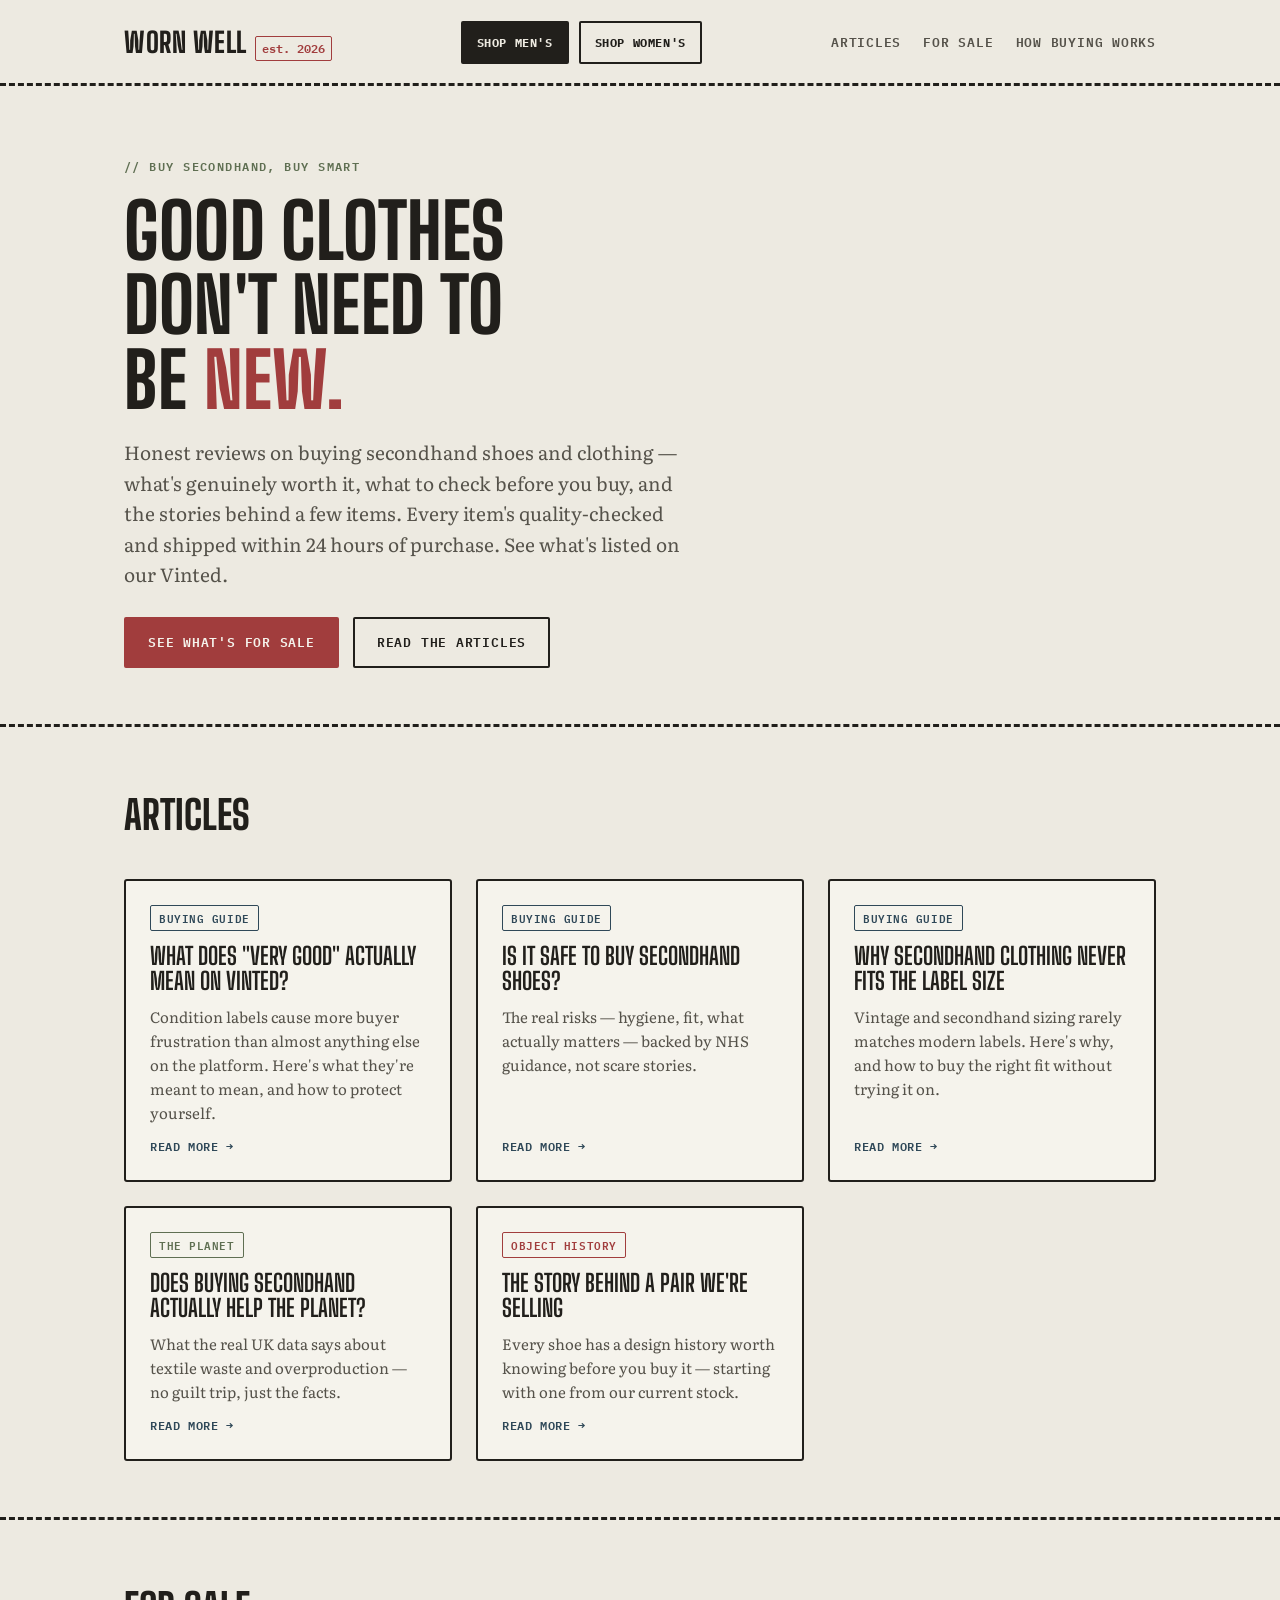
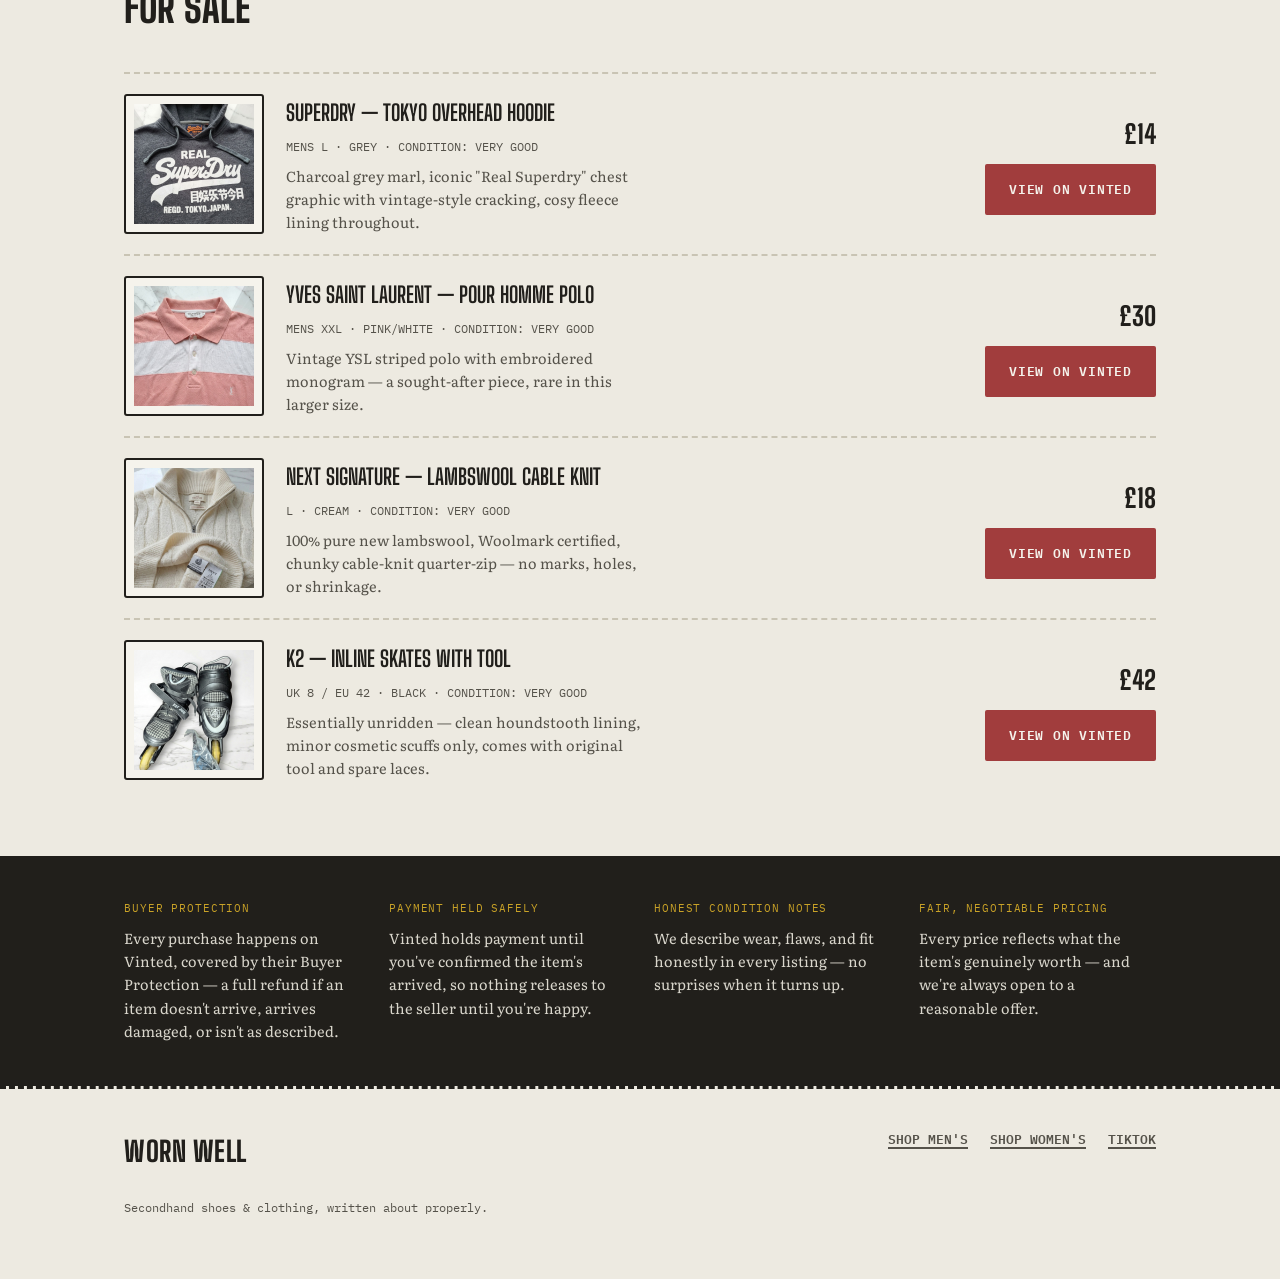
<file: index.html>
<!DOCTYPE html>
<html lang="en">
<head>
<meta charset="UTF-8">
<meta name="viewport" content="width=device-width, initial-scale=1.0">
<title>Worn Well — Secondhand shoes & clothing, worth knowing about</title>
<meta name="description" content="Honest writing on secondhand fashion — what's worth buying, what to watch for, and why it matters. Men's and women's pieces, hand-picked, linked straight to Vinted.">
<style>
/* ===========================================================
   WORN WELL — care-label design system
   Canvas paper + stitched label typography
   =========================================================== */

@import url('https://fonts.googleapis.com/css2?family=Big+Shoulders+Display:wght@600;700;800&family=Literata:ital,wght@0,400;0,500;0,600;1,400&family=IBM+Plex+Mono:wght@500;600&display=swap');

:root {
  --canvas: #EDEAE1;
  --canvas-raised: #F5F3EC;
  --ink: #211F1B;
  --ink-soft: #55524A;
  --thread-navy: #2F4858;
  --thread-red: #A13D3D;
  --thread-olive: #5F6F52;
  --line: #C9C4B4;

  --display: 'Big Shoulders Display', sans-serif;
  --body: 'Literata', serif;
  --mono: 'IBM Plex Mono', monospace;
}

* { box-sizing: border-box; }

html {
  scroll-behavior: smooth;
}

body {
  margin: 0;
  background: var(--canvas);
  color: var(--ink);
  font-family: var(--body);
  font-size: 17px;
  line-height: 1.6;
  -webkit-font-smoothing: antialiased;
}

a { color: var(--thread-navy); text-decoration-thickness: 1.5px; text-underline-offset: 3px; }
a:hover { color: var(--thread-red); }

img { max-width: 100%; display: block; }

.wrap {
  max-width: 1080px;
  margin: 0 auto;
  padding: 0 24px;
}

/* ---------- Stitched divider (signature motif) ---------- */
.stitch {
  border: none;
  border-top: 2px dashed var(--line);
  margin: 0;
}

.stitch-thick {
  border: none;
  border-top: 3px dashed var(--ink);
  opacity: 0.15;
}

/* ---------- Header ---------- */
.site-header {
  padding: 20px 0 18px;
  border-bottom: 3px dashed var(--ink);
}

.site-header .wrap {
  display: flex;
  align-items: center;
  justify-content: space-between;
  gap: 16px;
  flex-wrap: wrap;
}

.header-actions {
  display: flex;
  align-items: center;
  gap: 10px;
}

.btn-shop {
  font-family: var(--mono);
  font-weight: 700;
  font-size: 12px;
  text-transform: uppercase;
  letter-spacing: 0.05em;
  padding: 10px 14px;
  border-radius: 2px;
  text-decoration: none;
  border: 2px solid var(--ink);
  white-space: nowrap;
}

.btn-shop-men {
  background: var(--ink);
  color: var(--canvas);
}
.btn-shop-men:hover { background: var(--thread-navy); color: var(--canvas); border-color: var(--thread-navy); }

.btn-shop-women {
  background: transparent;
  color: var(--ink);
}
.btn-shop-women:hover { color: var(--canvas); background: var(--thread-red); border-color: var(--thread-red); }

.brand {
  font-family: var(--display);
  font-weight: 800;
  font-size: 28px;
  letter-spacing: 0.5px;
  text-transform: uppercase;
  color: var(--ink);
  text-decoration: none;
  display: flex;
  align-items: baseline;
  gap: 8px;
}

.brand .brand-mark {
  font-family: var(--mono);
  font-size: 12px;
  font-weight: 600;
  color: var(--thread-red);
  border: 1.5px solid var(--thread-red);
  padding: 2px 6px;
  border-radius: 2px;
  text-transform: none;
  letter-spacing: 0;
}

nav.site-nav { display: flex; gap: 22px; }
nav.site-nav a {
  font-family: var(--mono);
  font-size: 13px;
  font-weight: 600;
  text-transform: uppercase;
  letter-spacing: 0.06em;
  color: var(--ink-soft);
  text-decoration: none;
}
nav.site-nav a:hover { color: var(--thread-red); }

.nav-toggle { display: none; }

/* ---------- Hero ---------- */
.hero {
  padding: 64px 0 56px;
  border-bottom: 3px dashed var(--ink);
}

.hero-label {
  font-family: var(--mono);
  font-size: 12px;
  font-weight: 600;
  letter-spacing: 0.12em;
  text-transform: uppercase;
  color: var(--thread-olive);
  display: inline-block;
  margin-bottom: 18px;
}

.hero h1 {
  font-family: var(--display);
  font-weight: 800;
  font-size: clamp(40px, 7vw, 76px);
  line-height: 0.98;
  text-transform: uppercase;
  margin: 0 0 20px;
  letter-spacing: 0.2px;
}

.hero h1 em {
  font-style: normal;
  color: var(--thread-red);
}

.hero p.lede {
  font-size: 19px;
  max-width: 560px;
  color: var(--ink-soft);
  margin: 0 0 28px;
}

.hero-ctas { display: flex; gap: 14px; flex-wrap: wrap; }

/* ---------- Buttons ---------- */
.btn {
  font-family: var(--mono);
  font-weight: 600;
  font-size: 13px;
  text-transform: uppercase;
  letter-spacing: 0.06em;
  padding: 13px 22px;
  border-radius: 2px;
  text-decoration: none;
  display: inline-block;
  border: 2px solid var(--ink);
  transition: transform 0.12s ease;
}
.btn:hover { transform: translateY(-2px); }

.btn-primary {
  background: var(--thread-red);
  border-color: var(--thread-red);
  color: #F5F3EC;
}
.btn-primary:hover { color: #F5F3EC; background: #8C3232; }

.btn-ghost {
  background: transparent;
  color: var(--ink);
}
.btn-ghost:hover { color: var(--ink); border-color: var(--thread-red); }

/* ---------- Section headings ---------- */
.section { padding: 56px 0; }
.section + .section { border-top: 3px dashed var(--ink); }

.section-head {
  display: flex;
  justify-content: space-between;
  align-items: flex-end;
  gap: 20px;
  margin-bottom: 32px;
  flex-wrap: wrap;
}

.section-head h2 {
  font-family: var(--display);
  font-weight: 800;
  text-transform: uppercase;
  font-size: clamp(28px, 4vw, 40px);
  margin: 0;
}

.section-head .section-tag {
  font-family: var(--mono);
  font-size: 12px;
  color: var(--ink-soft);
  text-transform: uppercase;
  letter-spacing: 0.08em;
}

/* ---------- Care-label tag chips ---------- */
.tag {
  font-family: var(--mono);
  font-size: 11px;
  font-weight: 600;
  text-transform: uppercase;
  letter-spacing: 0.05em;
  padding: 3px 8px;
  border: 1.5px solid currentColor;
  border-radius: 2px;
  display: inline-block;
}
.tag-navy { color: var(--thread-navy); }
.tag-olive { color: var(--thread-olive); }
.tag-red { color: var(--thread-red); }

/* ---------- Article/dispatch cards ---------- */
.card-grid {
  display: grid;
  grid-template-columns: repeat(auto-fit, minmax(280px, 1fr));
  gap: 24px;
}

.card {
  background: var(--canvas-raised);
  border: 2px solid var(--ink);
  border-radius: 3px;
  padding: 24px;
  display: flex;
  flex-direction: column;
  gap: 12px;
  text-decoration: none;
  color: var(--ink);
}

.card:hover { border-color: var(--thread-red); }
.card:hover h3 { color: var(--thread-red); }

.card .tags { display: flex; gap: 8px; flex-wrap: wrap; }

.card h3 {
  font-family: var(--display);
  font-weight: 700;
  font-size: 24px;
  text-transform: uppercase;
  margin: 0;
  line-height: 1.05;
}

.card p {
  margin: 0;
  color: var(--ink-soft);
  font-size: 15px;
  flex-grow: 1;
}

.card .read-more {
  font-family: var(--mono);
  font-size: 12px;
  font-weight: 600;
  text-transform: uppercase;
  letter-spacing: 0.05em;
  color: var(--thread-navy);
}

/* ---------- Item spotlight rows (from the rail) ---------- */
.rail-item {
  display: grid;
  grid-template-columns: 140px 1fr auto;
  gap: 22px;
  align-items: center;
  padding: 20px 0;
  border-top: 2px dashed var(--line);
}
.rail-item:first-child { border-top: none; }

.rail-photo {
  width: 140px;
  height: 140px;
  background: var(--canvas-raised);
  border: 2px solid var(--ink);
  border-radius: 3px;
  display: flex;
  align-items: center;
  justify-content: center;
  font-family: var(--mono);
  font-size: 11px;
  color: var(--ink-soft);
  text-align: center;
  padding: 8px;
  overflow: hidden;
}
.rail-photo img { width: 100%; height: 100%; object-fit: cover; }

.rail-info h4 {
  font-family: var(--display);
  font-size: 22px;
  text-transform: uppercase;
  margin: 0 0 6px;
  font-weight: 700;
}

.rail-info .label-stamp {
  font-family: var(--mono);
  font-size: 12px;
  color: var(--ink-soft);
  margin: 0 0 8px;
}

.rail-info p.blurb {
  margin: 0;
  font-size: 14.5px;
  color: var(--ink-soft);
  max-width: 46ch;
}

.rail-price {
  text-align: right;
  white-space: nowrap;
}

.rail-price .price {
  font-family: var(--display);
  font-size: 26px;
  font-weight: 800;
  display: block;
  margin-bottom: 8px;
}

/* ---------- Trust strip ---------- */
.trust-strip {
  background: var(--ink);
  color: var(--canvas);
  padding: 44px 0;
}

.trust-grid {
  display: grid;
  grid-template-columns: repeat(auto-fit, minmax(220px, 1fr));
  gap: 28px;
}

.trust-item .stamp {
  font-family: var(--mono);
  font-size: 11px;
  text-transform: uppercase;
  letter-spacing: 0.08em;
  color: #C9A227;
  display: block;
  margin-bottom: 8px;
}

.trust-item p {
  margin: 0;
  font-size: 14.5px;
  color: #D9D6CC;
}

/* ---------- Footer ---------- */
.site-footer {
  padding: 40px 0 50px;
  border-top: 3px dashed var(--ink);
}

.footer-grid {
  display: flex;
  justify-content: space-between;
  align-items: flex-start;
  flex-wrap: wrap;
  gap: 24px;
}

.footer-links { display: flex; gap: 22px; flex-wrap: wrap; }
.footer-links a {
  font-family: var(--mono);
  font-size: 13px;
  font-weight: 600;
  text-transform: uppercase;
  color: var(--ink-soft);
}

.footer-note {
  font-family: var(--mono);
  font-size: 12px;
  color: var(--ink-soft);
  margin-top: 24px;
}

/* ---------- Article page ---------- */
.article-header {
  padding: 48px 0 32px;
  border-bottom: 3px dashed var(--ink);
}

.article-header .back-link {
  font-family: var(--mono);
  font-size: 12px;
  font-weight: 600;
  text-transform: uppercase;
  color: var(--ink-soft);
  text-decoration: none;
  display: inline-block;
  margin-bottom: 20px;
}

.article-header h1 {
  font-family: var(--display);
  font-weight: 800;
  font-size: clamp(34px, 6vw, 54px);
  text-transform: uppercase;
  line-height: 1.02;
  margin: 0 0 16px;
}

.article-meta {
  font-family: var(--mono);
  font-size: 12px;
  color: var(--ink-soft);
  text-transform: uppercase;
  letter-spacing: 0.05em;
}

.article-body {
  max-width: 640px;
  padding: 40px 0;
}

.article-body p { margin: 0 0 20px; font-size: 18px; }
.article-body h2 {
  font-family: var(--display);
  text-transform: uppercase;
  font-size: 26px;
  margin: 36px 0 16px;
}

.article-body ul { padding-left: 20px; margin: 0 0 20px; }
.article-body li { margin-bottom: 8px; }

.article-cta {
  background: var(--canvas-raised);
  border: 2px solid var(--ink);
  border-radius: 3px;
  padding: 28px;
  margin: 36px 0;
  text-align: center;
}
.article-cta p {
  font-family: var(--mono);
  font-size: 13px;
  text-transform: uppercase;
  color: var(--ink-soft);
  margin-bottom: 16px;
}

/* ---------- Responsive ---------- */
@media (max-width: 720px) {
  nav.site-nav {
    display: none;
    position: absolute;
    top: 100%;
    left: 0;
    right: 0;
    background: var(--canvas);
    border-bottom: 3px dashed var(--ink);
    flex-direction: column;
    padding: 16px 24px;
    gap: 16px;
  }
  nav.site-nav.open { display: flex; }
  .site-header .wrap { position: relative; }
  .nav-toggle {
    display: inline-block;
    font-family: var(--mono);
    font-size: 12px;
    font-weight: 600;
    text-transform: uppercase;
    border: 2px solid var(--ink);
    background: none;
    padding: 8px 12px;
    border-radius: 2px;
    cursor: pointer;
  }
  .rail-item {
    grid-template-columns: 90px 1fr;
    column-gap: 14px;
    align-items: flex-start;
  }
  .rail-photo {
    width: 90px;
    height: 90px;
    font-size: 10px;
  }
  .rail-info { min-width: 0; }
  .rail-info h4 { font-size: 18px; }
  .rail-price { grid-column: 1 / -1; text-align: left; display: flex; align-items: center; gap: 12px; }
  .rail-price .price { margin-bottom: 0; }

  .header-actions {
    width: 100%;
    justify-content: space-between;
    order: 3;
  }
  .header-actions .btn-shop {
    flex: 1;
    text-align: center;
    padding: 12px 8px;
  }
  .brand { order: 1; }
  .nav-toggle { order: 2; margin-left: auto; }
}

</style>
</head>
<body>

<header class="site-header">
  <div class="wrap">
    <a href="index.html" class="brand">Worn Well <span class="brand-mark">est. 2026</span></a>

    <div class="header-actions">
      <!-- EDIT: swap in your real Vinted profile link -->
      <a href="https://www.vinted.co.uk/member/262004233-blakknight" target="_blank" rel="noopener" class="btn-shop btn-shop-men">Shop Men's</a>
      <!-- EDIT: swap in your partner's Vinted profile link -->
      <a href="https://www.vinted.co.uk/member/56909468-bindi17" target="_blank" rel="noopener" class="btn-shop btn-shop-women">Shop Women's</a>
      <button class="nav-toggle" id="navToggle" aria-label="Toggle menu">MENU</button>
    </div>

    <nav class="site-nav" id="siteNav">
      <a href="#articles">Articles</a>
      <a href="#rail">For Sale</a>
      <a href="#trust">How Buying Works</a>
    </nav>
  </div>
</header>

<section class="hero">
  <div class="wrap">
    <span class="hero-label">// Buy secondhand, buy smart</span>
    <h1>Good clothes<br>don't need to<br>be <em>new.</em></h1>
    <p class="lede">Honest reviews on buying secondhand shoes and clothing — what's genuinely worth it, what to check before you buy, and the stories behind a few items. Every item's quality-checked and shipped within 24 hours of purchase. See what's listed on our Vinted.</p>
    <div class="hero-ctas">
      <a href="#rail" class="btn btn-primary">See what's for sale</a>
      <a href="#articles" class="btn btn-ghost">Read the articles</a>
    </div>
  </div>
</section>

<section class="section" id="articles">
  <div class="wrap">
    <div class="section-head">
      <h2>Articles</h2>
    </div>
    <div class="card-grid">

      <a href="articles/vinted-condition-guide.html" class="card">
        <div class="tags"><span class="tag tag-navy">Buying Guide</span></div>
        <h3>What does "very good" actually mean on Vinted?</h3>
        <p>Condition labels cause more buyer frustration than almost anything else on the platform. Here's what they're meant to mean, and how to protect yourself.</p>
        <span class="read-more">Read more →</span>
      </a>

      <a href="articles/is-it-safe-secondhand-shoes.html" class="card">
        <div class="tags"><span class="tag tag-navy">Buying Guide</span></div>
        <h3>Is it safe to buy secondhand shoes?</h3>
        <p>The real risks — hygiene, fit, what actually matters — backed by NHS guidance, not scare stories.</p>
        <span class="read-more">Read more →</span>
      </a>

      <a href="articles/secondhand-sizing-guide.html" class="card">
        <div class="tags"><span class="tag tag-navy">Buying Guide</span></div>
        <h3>Why secondhand clothing never fits the label size</h3>
        <p>Vintage and secondhand sizing rarely matches modern labels. Here's why, and how to buy the right fit without trying it on.</p>
        <span class="read-more">Read more →</span>
      </a>

      <a href="articles/secondhand-and-the-planet.html" class="card">
        <div class="tags"><span class="tag tag-olive">The Planet</span></div>
        <h3>Does buying secondhand actually help the planet?</h3>
        <p>What the real UK data says about textile waste and overproduction — no guilt trip, just the facts.</p>
        <span class="read-more">Read more →</span>
      </a>

      <a href="articles/shoe-history-spotlight.html" class="card">
        <div class="tags"><span class="tag tag-red">Object History</span></div>
        <h3>The story behind a pair we're selling</h3>
        <p>Every shoe has a design history worth knowing before you buy it — starting with one from our current stock.</p>
        <span class="read-more">Read more →</span>
      </a>

    </div>
  </div>
</section>

<section class="section" id="rail">
  <div class="wrap">
    <div class="section-head">
      <h2>For Sale</h2>
    </div>

    <!-- EDIT: duplicate a .rail-item block per item you want to feature. Keep it to 10-15 max. -->

    <div class="rail-item">
      <div class="rail-photo">
        <img src="superdry-hoodie.png" alt="Superdry Tokyo Overhead Hoodie">
      </div>
      <div class="rail-info">
        <h4>Superdry — Tokyo Overhead Hoodie</h4>
        <p class="label-stamp">MENS L · GREY · CONDITION: VERY GOOD</p>
        <p class="blurb">Charcoal grey marl, iconic "Real Superdry" chest graphic with vintage-style cracking, cosy fleece lining throughout.</p>
      </div>
      <div class="rail-price">
        <span class="price">£14</span>
        <a href="https://www.vinted.co.uk/items/9408005656-superdry-grey-marl-real-superdry-tokyo-overhead-hoodie-mens-l" target="_blank" rel="noopener" class="btn btn-primary">View on Vinted</a>
      </div>
    </div>

    <div class="rail-item">
      <div class="rail-photo">
        <img src="ysl-polo.png" alt="Vintage Yves Saint Laurent Polo">
      </div>
      <div class="rail-info">
        <h4>Yves Saint Laurent — Pour Homme Polo</h4>
        <p class="label-stamp">MENS XXL · PINK/WHITE · CONDITION: VERY GOOD</p>
        <p class="blurb">Vintage YSL striped polo with embroidered monogram — a sought-after piece, rare in this larger size.</p>
      </div>
      <div class="rail-price">
        <span class="price">£30</span>
        <a href="https://www.vinted.co.uk/items/9407479804-vintage-yves-saint-laurent-ysl-pour-homme-striped-polo-shirt-pinkwhite-mens-xxl" target="_blank" rel="noopener" class="btn btn-primary">View on Vinted</a>
      </div>
    </div>

    <div class="rail-item">
      <div class="rail-photo">
        <img src="next-knit.png" alt="Next Signature Lambswool Cable Knit">
      </div>
      <div class="rail-info">
        <h4>Next Signature — Lambswool Cable Knit</h4>
        <p class="label-stamp">L · CREAM · CONDITION: VERY GOOD</p>
        <p class="blurb">100% pure new lambswool, Woolmark certified, chunky cable-knit quarter-zip — no marks, holes, or shrinkage.</p>
      </div>
      <div class="rail-price">
        <span class="price">£18</span>
        <a href="https://www.vinted.co.uk/items/9396303291-next-signature-100-lambswool-cable-knit-quarter-zip-jumper-cream-large" target="_blank" rel="noopener" class="btn btn-primary">View on Vinted</a>
      </div>
    </div>

    <div class="rail-item">
      <div class="rail-photo">
        <img src="k2-skates.png" alt="K2 Inline Skates">
      </div>
      <div class="rail-info">
        <h4>K2 — Inline Skates with Tool</h4>
        <p class="label-stamp">UK 8 / EU 42 · BLACK · CONDITION: VERY GOOD</p>
        <p class="blurb">Essentially unridden — clean houndstooth lining, minor cosmetic scuffs only, comes with original tool and spare laces.</p>
      </div>
      <div class="rail-price">
        <span class="price">£42</span>
        <a href="https://www.vinted.co.uk/items/9346314652-fat-joe-inline-skates-roller-blades-mens-womens-uk-8-eu-42-with-tool" target="_blank" rel="noopener" class="btn btn-primary">View on Vinted</a>
      </div>
    </div>

  </div>
</section>

<section class="trust-strip" id="trust">
  <div class="wrap">
    <div class="trust-grid">
      <div class="trust-item">
        <span class="stamp">Buyer Protection</span>
        <p>Every purchase happens on Vinted, covered by their Buyer Protection — a full refund if an item doesn't arrive, arrives damaged, or isn't as described.</p>
      </div>
      <div class="trust-item">
        <span class="stamp">Payment Held Safely</span>
        <p>Vinted holds payment until you've confirmed the item's arrived, so nothing releases to the seller until you're happy.</p>
      </div>
      <div class="trust-item">
        <span class="stamp">Honest Condition Notes</span>
        <p>We describe wear, flaws, and fit honestly in every listing — no surprises when it turns up.</p>
      </div>
      <div class="trust-item">
        <span class="stamp">Fair, Negotiable Pricing</span>
        <p>Every price reflects what the item's genuinely worth — and we're always open to a reasonable offer.</p>
      </div>
    </div>
  </div>
</section>

<footer class="site-footer">
  <div class="wrap">
    <div class="footer-grid">
      <div>
        <a href="index.html" class="brand">Worn Well</a>
        <p class="footer-note">Secondhand shoes & clothing, written about properly.</p>
      </div>
      <div class="footer-links">
        <!-- EDIT: swap in real links -->
        <a href="https://www.vinted.co.uk/member/262004233-blakknight" target="_blank" rel="noopener">Shop Men's</a>
        <a href="https://www.vinted.co.uk/member/56909468-bindi17" target="_blank" rel="noopener">Shop Women's</a>
        <a href="https://www.tiktok.com/@bindi6921?_r=1&_t=ZN-98APrP43Nva" target="_blank" rel="noopener">TikTok</a>
      </div>
    </div>
  </div>
</footer>

<script>
document.addEventListener('DOMContentLoaded', function () {
  var toggle = document.getElementById('navToggle');
  var nav = document.getElementById('siteNav');
  if (toggle && nav) {
    toggle.addEventListener('click', function () {
      nav.classList.toggle('open');
    });
  }
});

</script>
</body>
</html>
</file>
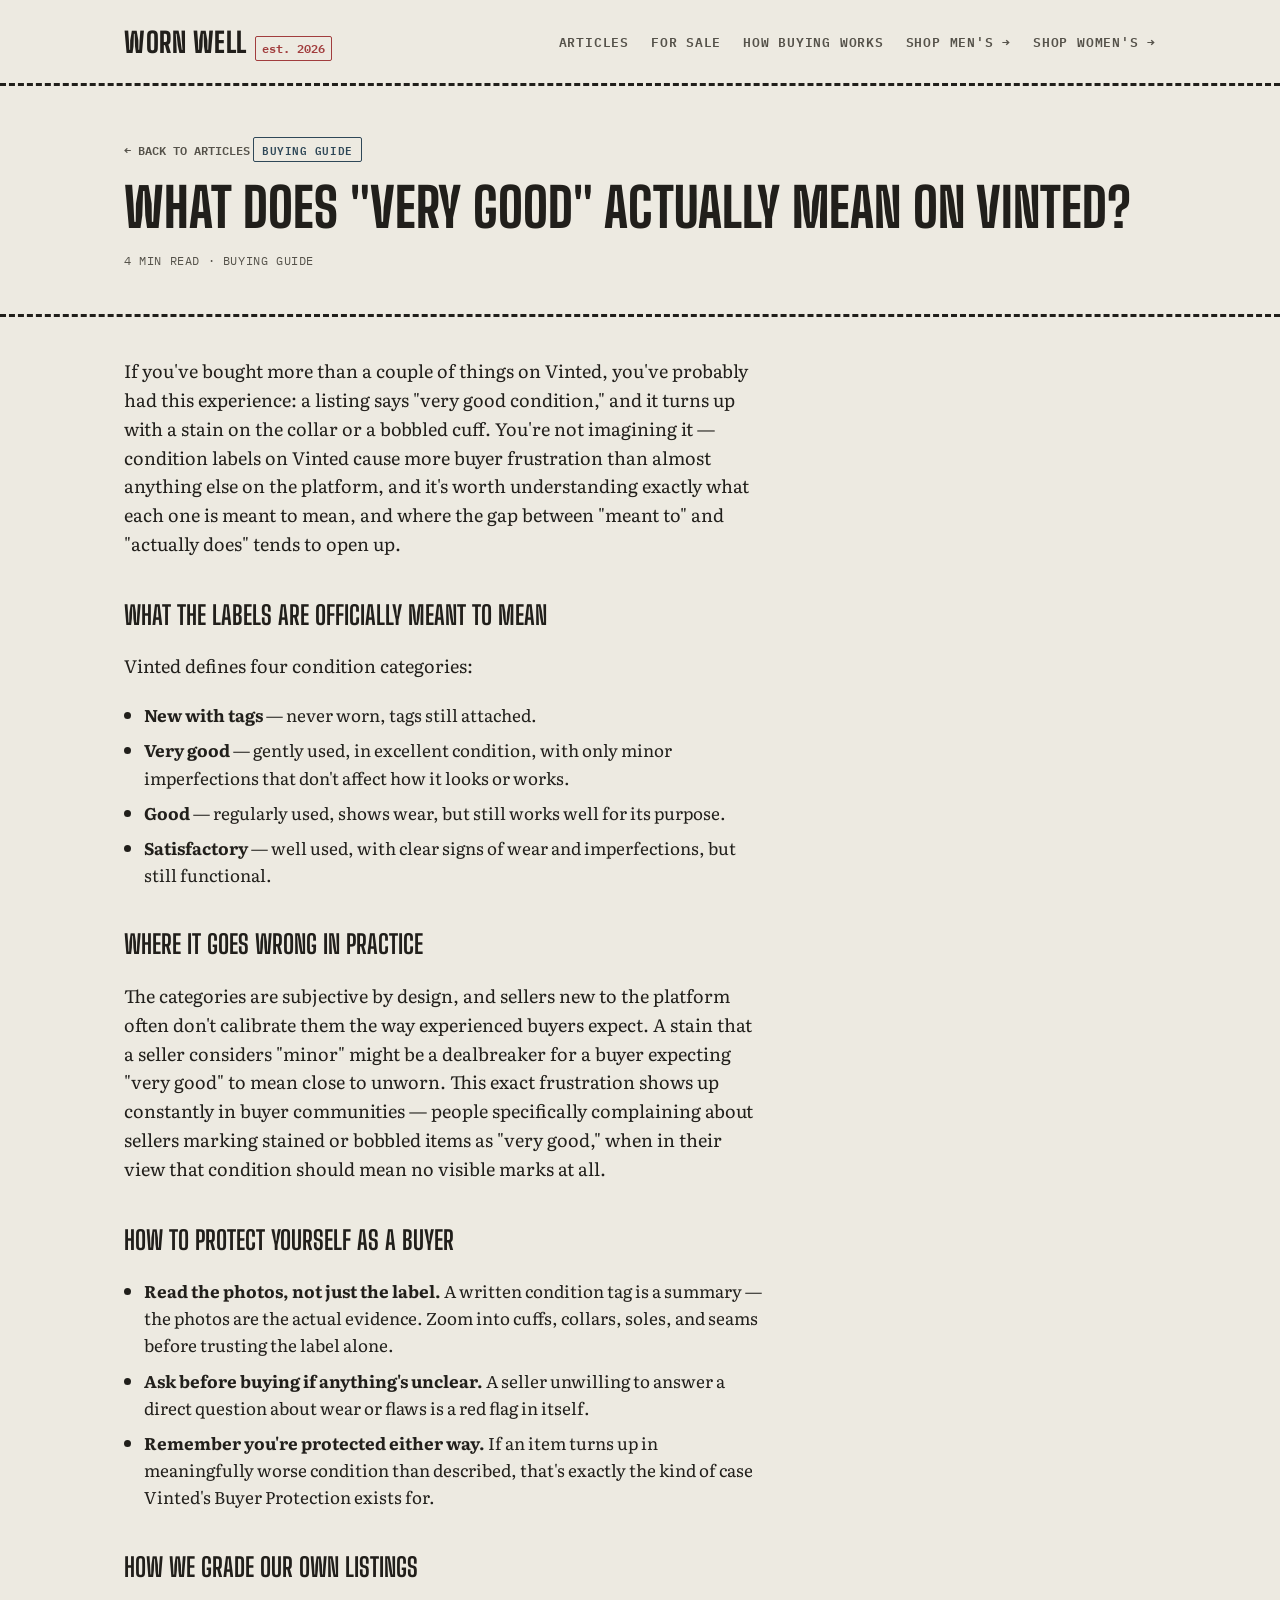
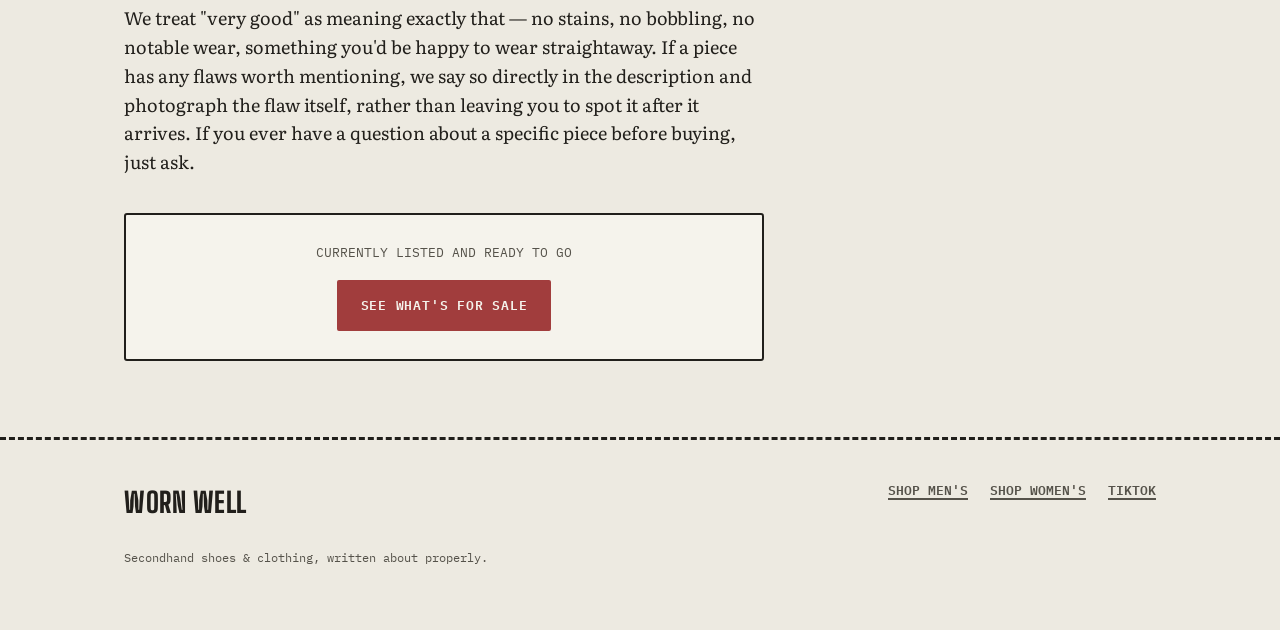
<file: is-it-safe-secondhand-shoes.html>
<!DOCTYPE html>
<html lang="en">
<head>
<meta charset="UTF-8">
<meta name="viewport" content="width=device-width, initial-scale=1.0">
<title>Vinted Condition Guide: What "Very Good" Actually Means | Worn Well</title>
<meta name="description" content="Confused by Vinted's condition labels? A plain-English guide to what 'very good,' 'good,' and 'satisfactory' really mean before you buy.">
<link rel="stylesheet" href="../style.css">
</head>
<body>

<header class="site-header">
  <div class="wrap">
    <a href="../index.html" class="brand">Worn Well <span class="brand-mark">est. 2026</span></a>
    <button class="nav-toggle" id="navToggle" aria-label="Toggle menu">MENU</button>
    <nav class="site-nav" id="siteNav">
      <a href="../index.html#articles">Articles</a>
      <a href="../index.html#rail">For Sale</a>
      <a href="../index.html#trust">How Buying Works</a>
      <a href="https://www.vinted.co.uk/member/YOUR-USERNAME" target="_blank" rel="noopener">Shop Men's →</a>
      <a href="https://www.vinted.co.uk/member/PARTNER-USERNAME" target="_blank" rel="noopener">Shop Women's →</a>
    </nav>
  </div>
</header>

<div class="article-header">
  <div class="wrap">
    <a href="../index.html#articles" class="back-link">← Back to Articles</a>
    <span class="tag tag-navy">Buying Guide</span>
    <h1>What Does "Very Good" Actually Mean on Vinted?</h1>
    <p class="article-meta">4 min read · Buying Guide</p>
  </div>
</div>

<div class="wrap">
  <div class="article-body">

    <p>If you've bought more than a couple of things on Vinted, you've probably had this experience: a listing says "very good condition," and it turns up with a stain on the collar or a bobbled cuff. You're not imagining it — condition labels on Vinted cause more buyer frustration than almost anything else on the platform, and it's worth understanding exactly what each one is meant to mean, and where the gap between "meant to" and "actually does" tends to open up.</p>

    <h2>What the labels are officially meant to mean</h2>
    <p>Vinted defines four condition categories:</p>
    <ul>
      <li><strong>New with tags</strong> — never worn, tags still attached.</li>
      <li><strong>Very good</strong> — gently used, in excellent condition, with only minor imperfections that don't affect how it looks or works.</li>
      <li><strong>Good</strong> — regularly used, shows wear, but still works well for its purpose.</li>
      <li><strong>Satisfactory</strong> — well used, with clear signs of wear and imperfections, but still functional.</li>
    </ul>

    <h2>Where it goes wrong in practice</h2>
    <p>The categories are subjective by design, and sellers new to the platform often don't calibrate them the way experienced buyers expect. A stain that a seller considers "minor" might be a dealbreaker for a buyer expecting "very good" to mean close to unworn. This exact frustration shows up constantly in buyer communities — people specifically complaining about sellers marking stained or bobbled items as "very good," when in their view that condition should mean no visible marks at all.</p>

    <h2>How to protect yourself as a buyer</h2>
    <ul>
      <li><strong>Read the photos, not just the label.</strong> A written condition tag is a summary — the photos are the actual evidence. Zoom into cuffs, collars, soles, and seams before trusting the label alone.</li>
      <li><strong>Ask before buying if anything's unclear.</strong> A seller unwilling to answer a direct question about wear or flaws is a red flag in itself.</li>
      <li><strong>Remember you're protected either way.</strong> If an item turns up in meaningfully worse condition than described, that's exactly the kind of case Vinted's Buyer Protection exists for.</li>
    </ul>

    <h2>How we grade our own listings</h2>
    <p>We treat "very good" as meaning exactly that — no stains, no bobbling, no notable wear, something you'd be happy to wear straightaway. If a piece has any flaws worth mentioning, we say so directly in the description and photograph the flaw itself, rather than leaving you to spot it after it arrives. If you ever have a question about a specific piece before buying, just ask.</p>

    <div class="article-cta">
      <p>Currently listed and ready to go</p>
      <a href="../index.html#rail" class="btn btn-primary">See what's for sale</a>
    </div>

  </div>
</div>

<footer class="site-footer">
  <div class="wrap">
    <div class="footer-grid">
      <div>
        <a href="../index.html" class="brand">Worn Well</a>
        <p class="footer-note">Secondhand shoes & clothing, written about properly.</p>
      </div>
      <div class="footer-links">
        <a href="https://www.vinted.co.uk/member/YOUR-USERNAME" target="_blank" rel="noopener">Shop Men's</a>
        <a href="https://www.vinted.co.uk/member/PARTNER-USERNAME" target="_blank" rel="noopener">Shop Women's</a>
        <a href="https://www.tiktok.com/@YOUR-TIKTOK" target="_blank" rel="noopener">TikTok</a>
      </div>
    </div>
  </div>
</footer>

<script src="../script.js"></script>
</body>
</html>
</file>
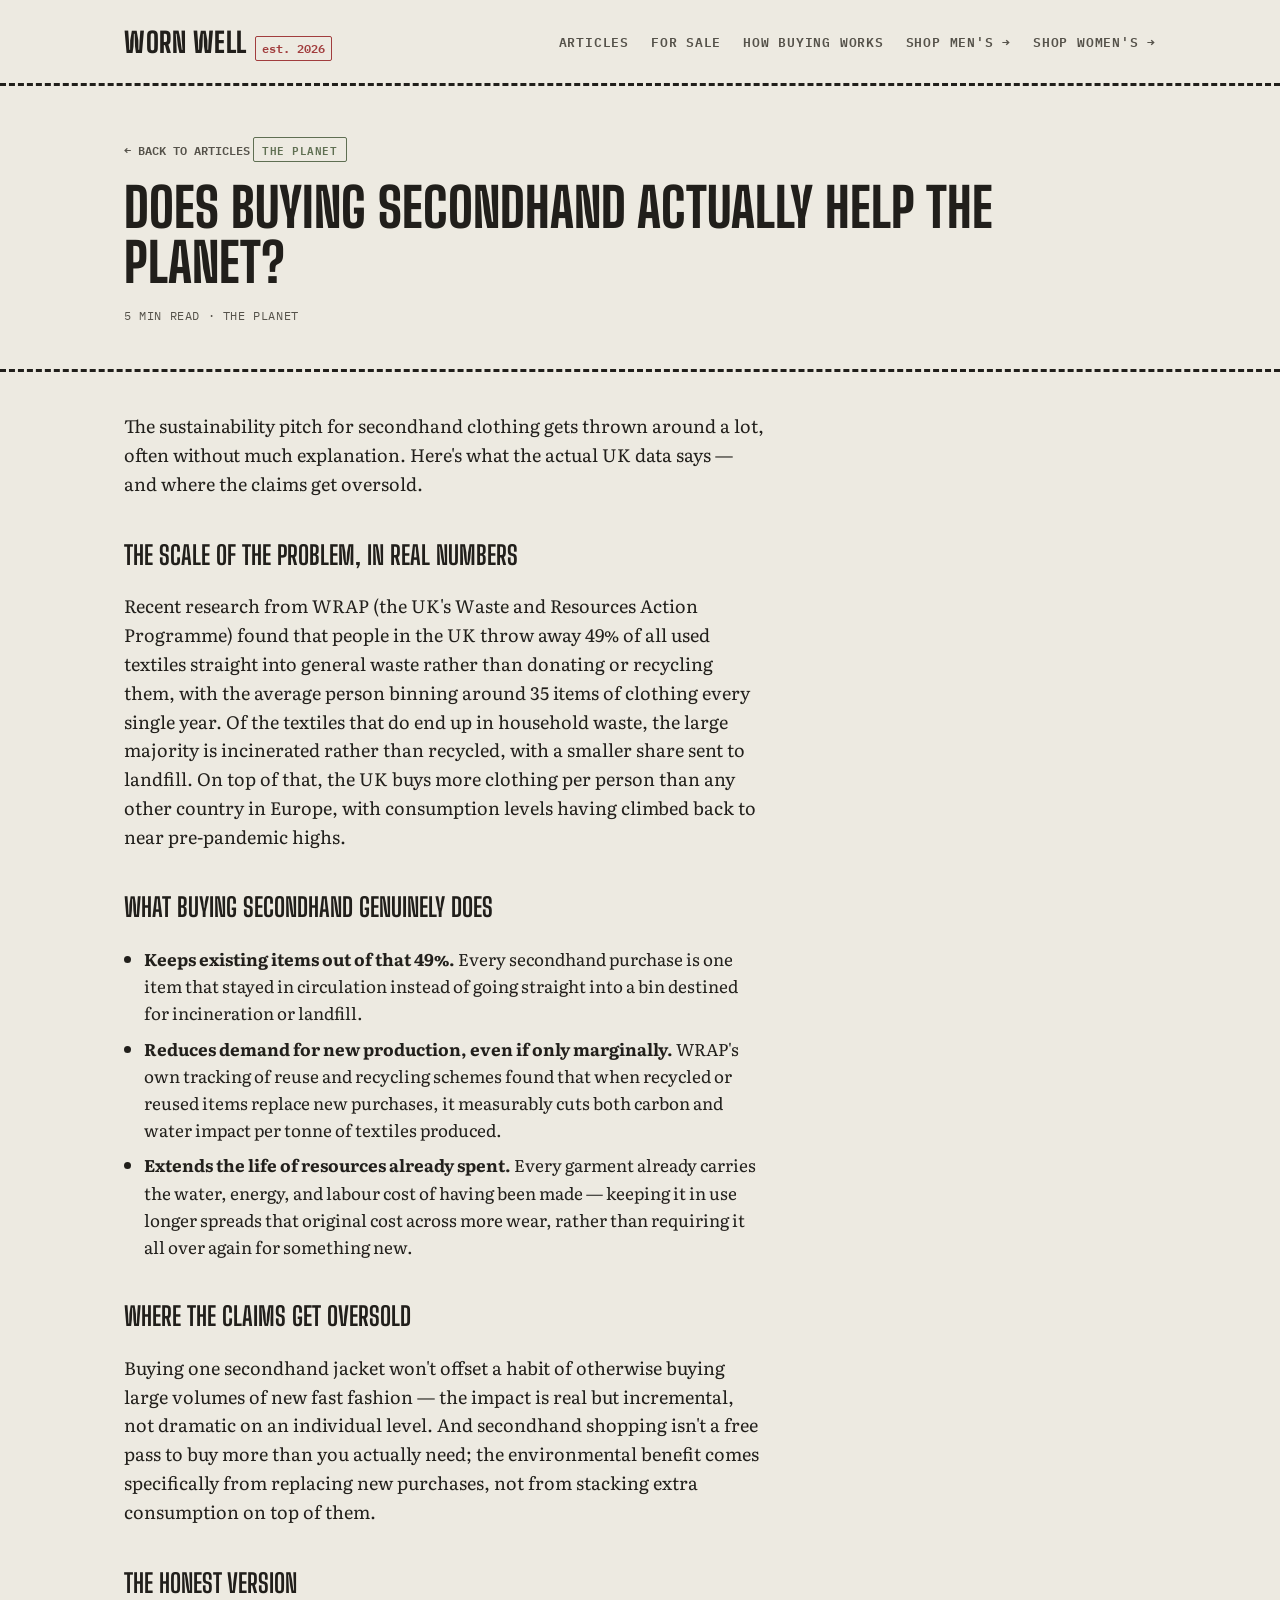
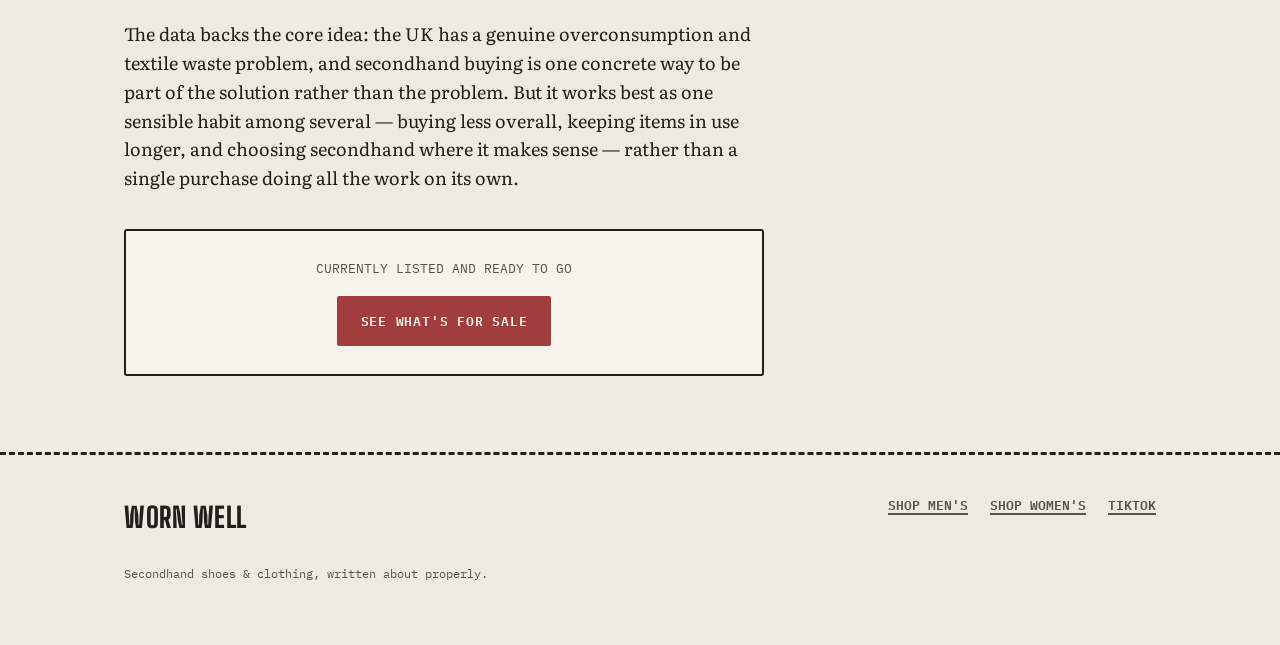
<file: secondhand-and-the-planet.html>
<!DOCTYPE html>
<html lang="en">
<head>
<meta charset="UTF-8">
<meta name="viewport" content="width=device-width, initial-scale=1.0">
<title>Does Buying Secondhand Actually Help the Planet? | Worn Well</title>
<meta name="description" content="What buying used clothing really does for textile waste and overproduction — the honest picture, backed by UK data, not the marketing version.">
<link rel="stylesheet" href="../style.css">
</head>
<body>

<header class="site-header">
  <div class="wrap">
    <a href="../index.html" class="brand">Worn Well <span class="brand-mark">est. 2026</span></a>
    <button class="nav-toggle" id="navToggle" aria-label="Toggle menu">MENU</button>
    <nav class="site-nav" id="siteNav">
      <a href="../index.html#articles">Articles</a>
      <a href="../index.html#rail">For Sale</a>
      <a href="../index.html#trust">How Buying Works</a>
      <a href="https://www.vinted.co.uk/member/YOUR-USERNAME" target="_blank" rel="noopener">Shop Men's →</a>
      <a href="https://www.vinted.co.uk/member/PARTNER-USERNAME" target="_blank" rel="noopener">Shop Women's →</a>
    </nav>
  </div>
</header>

<div class="article-header">
  <div class="wrap">
    <a href="../index.html#articles" class="back-link">← Back to Articles</a>
    <span class="tag tag-olive">The Planet</span>
    <h1>Does Buying Secondhand Actually Help the Planet?</h1>
    <p class="article-meta">5 min read · The Planet</p>
  </div>
</div>

<div class="wrap">
  <div class="article-body">

    <p>The sustainability pitch for secondhand clothing gets thrown around a lot, often without much explanation. Here's what the actual UK data says — and where the claims get oversold.</p>

    <h2>The scale of the problem, in real numbers</h2>
    <p>Recent research from WRAP (the UK's Waste and Resources Action Programme) found that people in the UK throw away 49% of all used textiles straight into general waste rather than donating or recycling them, with the average person binning around 35 items of clothing every single year. Of the textiles that do end up in household waste, the large majority is incinerated rather than recycled, with a smaller share sent to landfill. On top of that, the UK buys more clothing per person than any other country in Europe, with consumption levels having climbed back to near pre-pandemic highs.</p>

    <h2>What buying secondhand genuinely does</h2>
    <ul>
      <li><strong>Keeps existing items out of that 49%.</strong> Every secondhand purchase is one item that stayed in circulation instead of going straight into a bin destined for incineration or landfill.</li>
      <li><strong>Reduces demand for new production, even if only marginally.</strong> WRAP's own tracking of reuse and recycling schemes found that when recycled or reused items replace new purchases, it measurably cuts both carbon and water impact per tonne of textiles produced.</li>
      <li><strong>Extends the life of resources already spent.</strong> Every garment already carries the water, energy, and labour cost of having been made — keeping it in use longer spreads that original cost across more wear, rather than requiring it all over again for something new.</li>
    </ul>

    <h2>Where the claims get oversold</h2>
    <p>Buying one secondhand jacket won't offset a habit of otherwise buying large volumes of new fast fashion — the impact is real but incremental, not dramatic on an individual level. And secondhand shopping isn't a free pass to buy more than you actually need; the environmental benefit comes specifically from replacing new purchases, not from stacking extra consumption on top of them.</p>

    <h2>The honest version</h2>
    <p>The data backs the core idea: the UK has a genuine overconsumption and textile waste problem, and secondhand buying is one concrete way to be part of the solution rather than the problem. But it works best as one sensible habit among several — buying less overall, keeping items in use longer, and choosing secondhand where it makes sense — rather than a single purchase doing all the work on its own.</p>

    <div class="article-cta">
      <p>Currently listed and ready to go</p>
      <a href="../index.html#rail" class="btn btn-primary">See what's for sale</a>
    </div>

  </div>
</div>

<footer class="site-footer">
  <div class="wrap">
    <div class="footer-grid">
      <div>
        <a href="../index.html" class="brand">Worn Well</a>
        <p class="footer-note">Secondhand shoes & clothing, written about properly.</p>
      </div>
      <div class="footer-links">
        <a href="https://www.vinted.co.uk/member/YOUR-USERNAME" target="_blank" rel="noopener">Shop Men's</a>
        <a href="https://www.vinted.co.uk/member/PARTNER-USERNAME" target="_blank" rel="noopener">Shop Women's</a>
        <a href="https://www.tiktok.com/@YOUR-TIKTOK" target="_blank" rel="noopener">TikTok</a>
      </div>
    </div>
  </div>
</footer>

<script src="../script.js"></script>
</body>
</html>
</file>
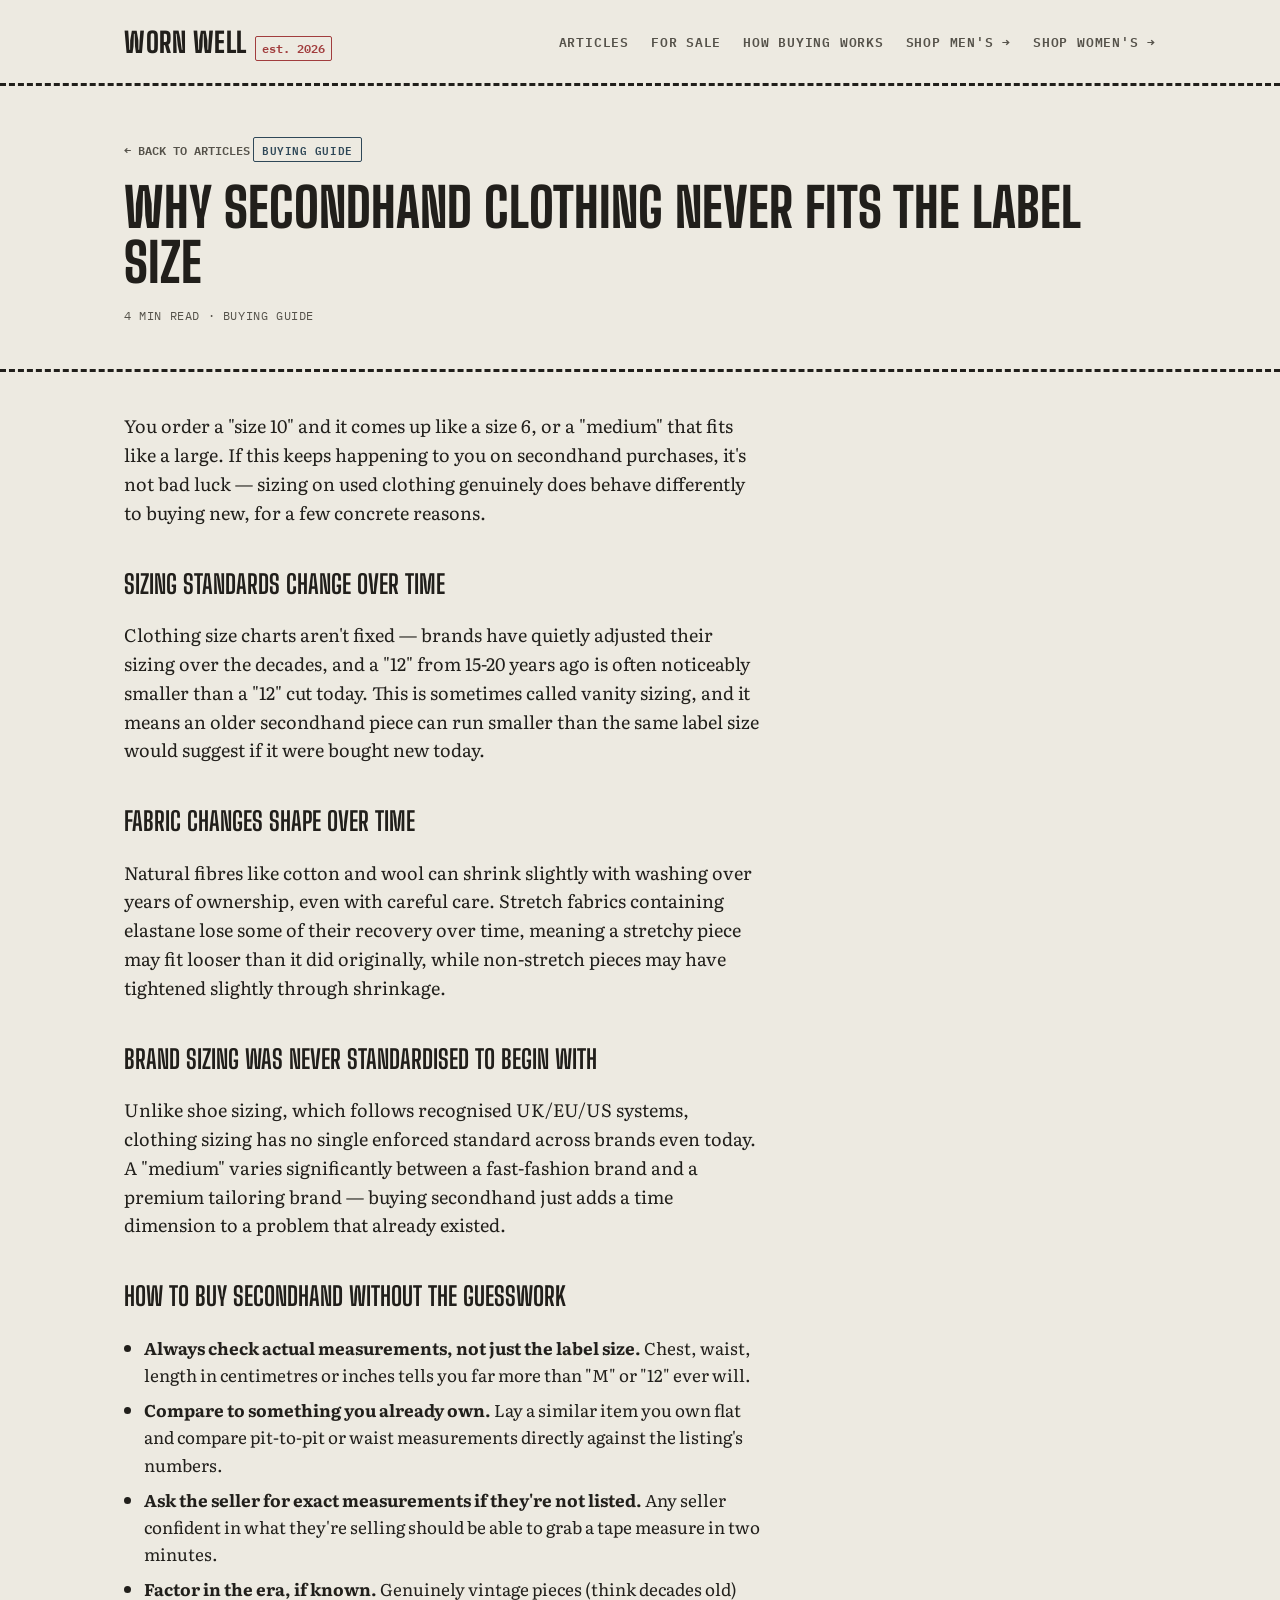
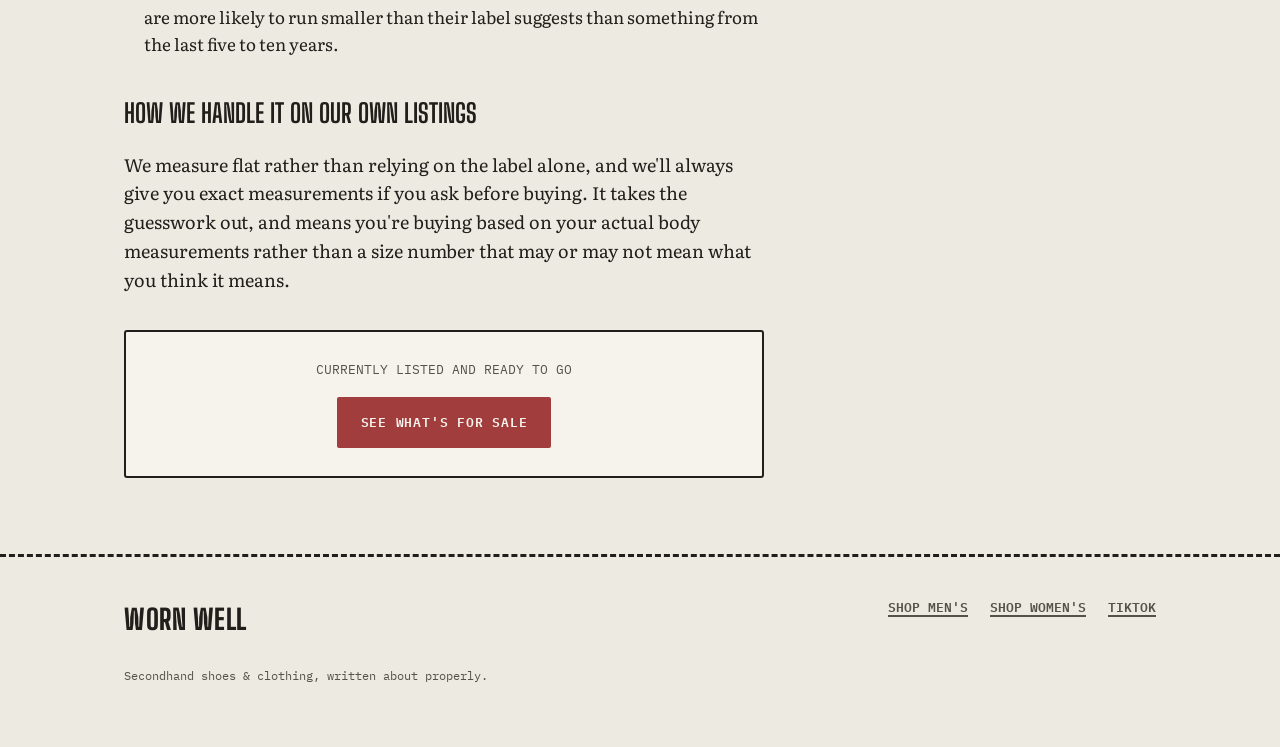
<file: secondhand-sizing-guide.html>
<!DOCTYPE html>
<html lang="en">
<head>
<meta charset="UTF-8">
<meta name="viewport" content="width=device-width, initial-scale=1.0">
<title>Why Secondhand Clothing Never Fits the Label Size | Worn Well</title>
<meta name="description" content="Vintage and secondhand sizing rarely matches modern labels. Here's why, and how to buy the right fit without trying it on.">
<link rel="stylesheet" href="../style.css">
</head>
<body>

<header class="site-header">
  <div class="wrap">
    <a href="../index.html" class="brand">Worn Well <span class="brand-mark">est. 2026</span></a>
    <button class="nav-toggle" id="navToggle" aria-label="Toggle menu">MENU</button>
    <nav class="site-nav" id="siteNav">
      <a href="../index.html#articles">Articles</a>
      <a href="../index.html#rail">For Sale</a>
      <a href="../index.html#trust">How Buying Works</a>
      <a href="https://www.vinted.co.uk/member/YOUR-USERNAME" target="_blank" rel="noopener">Shop Men's →</a>
      <a href="https://www.vinted.co.uk/member/PARTNER-USERNAME" target="_blank" rel="noopener">Shop Women's →</a>
    </nav>
  </div>
</header>

<div class="article-header">
  <div class="wrap">
    <a href="../index.html#articles" class="back-link">← Back to Articles</a>
    <span class="tag tag-navy">Buying Guide</span>
    <h1>Why Secondhand Clothing Never Fits the Label Size</h1>
    <p class="article-meta">4 min read · Buying Guide</p>
  </div>
</div>

<div class="wrap">
  <div class="article-body">

    <p>You order a "size 10" and it comes up like a size 6, or a "medium" that fits like a large. If this keeps happening to you on secondhand purchases, it's not bad luck — sizing on used clothing genuinely does behave differently to buying new, for a few concrete reasons.</p>

    <h2>Sizing standards change over time</h2>
    <p>Clothing size charts aren't fixed — brands have quietly adjusted their sizing over the decades, and a "12" from 15-20 years ago is often noticeably smaller than a "12" cut today. This is sometimes called vanity sizing, and it means an older secondhand piece can run smaller than the same label size would suggest if it were bought new today.</p>

    <h2>Fabric changes shape over time</h2>
    <p>Natural fibres like cotton and wool can shrink slightly with washing over years of ownership, even with careful care. Stretch fabrics containing elastane lose some of their recovery over time, meaning a stretchy piece may fit looser than it did originally, while non-stretch pieces may have tightened slightly through shrinkage.</p>

    <h2>Brand sizing was never standardised to begin with</h2>
    <p>Unlike shoe sizing, which follows recognised UK/EU/US systems, clothing sizing has no single enforced standard across brands even today. A "medium" varies significantly between a fast-fashion brand and a premium tailoring brand — buying secondhand just adds a time dimension to a problem that already existed.</p>

    <h2>How to buy secondhand without the guesswork</h2>
    <ul>
      <li><strong>Always check actual measurements, not just the label size.</strong> Chest, waist, length in centimetres or inches tells you far more than "M" or "12" ever will.</li>
      <li><strong>Compare to something you already own.</strong> Lay a similar item you own flat and compare pit-to-pit or waist measurements directly against the listing's numbers.</li>
      <li><strong>Ask the seller for exact measurements if they're not listed.</strong> Any seller confident in what they're selling should be able to grab a tape measure in two minutes.</li>
      <li><strong>Factor in the era, if known.</strong> Genuinely vintage pieces (think decades old) are more likely to run smaller than their label suggests than something from the last five to ten years.</li>
    </ul>

    <h2>How we handle it on our own listings</h2>
    <p>We measure flat rather than relying on the label alone, and we'll always give you exact measurements if you ask before buying. It takes the guesswork out, and means you're buying based on your actual body measurements rather than a size number that may or may not mean what you think it means.</p>

    <div class="article-cta">
      <p>Currently listed and ready to go</p>
      <a href="../index.html#rail" class="btn btn-primary">See what's for sale</a>
    </div>

  </div>
</div>

<footer class="site-footer">
  <div class="wrap">
    <div class="footer-grid">
      <div>
        <a href="../index.html" class="brand">Worn Well</a>
        <p class="footer-note">Secondhand shoes & clothing, written about properly.</p>
      </div>
      <div class="footer-links">
        <a href="https://www.vinted.co.uk/member/YOUR-USERNAME" target="_blank" rel="noopener">Shop Men's</a>
        <a href="https://www.vinted.co.uk/member/PARTNER-USERNAME" target="_blank" rel="noopener">Shop Women's</a>
        <a href="https://www.tiktok.com/@YOUR-TIKTOK" target="_blank" rel="noopener">TikTok</a>
      </div>
    </div>
  </div>
</footer>

<script src="../script.js"></script>
</body>
</html>
</file>
<file: style.css>
/* ===========================================================
   WORN WELL — care-label design system
   Canvas paper + stitched label typography
   =========================================================== */

@import url('https://fonts.googleapis.com/css2?family=Big+Shoulders+Display:wght@600;700;800&family=Literata:ital,wght@0,400;0,500;0,600;1,400&family=IBM+Plex+Mono:wght@500;600&display=swap');

:root {
  --canvas: #EDEAE1;
  --canvas-raised: #F5F3EC;
  --ink: #211F1B;
  --ink-soft: #55524A;
  --thread-navy: #2F4858;
  --thread-red: #A13D3D;
  --thread-olive: #5F6F52;
  --line: #C9C4B4;

  --display: 'Big Shoulders Display', sans-serif;
  --body: 'Literata', serif;
  --mono: 'IBM Plex Mono', monospace;
}

* { box-sizing: border-box; }

html {
  scroll-behavior: smooth;
}

body {
  margin: 0;
  background: var(--canvas);
  color: var(--ink);
  font-family: var(--body);
  font-size: 17px;
  line-height: 1.6;
  -webkit-font-smoothing: antialiased;
}

a { color: var(--thread-navy); text-decoration-thickness: 1.5px; text-underline-offset: 3px; }
a:hover { color: var(--thread-red); }

img { max-width: 100%; display: block; }

.wrap {
  max-width: 1080px;
  margin: 0 auto;
  padding: 0 24px;
}

/* ---------- Stitched divider (signature motif) ---------- */
.stitch {
  border: none;
  border-top: 2px dashed var(--line);
  margin: 0;
}

.stitch-thick {
  border: none;
  border-top: 3px dashed var(--ink);
  opacity: 0.15;
}

/* ---------- Header ---------- */
.site-header {
  padding: 20px 0 18px;
  border-bottom: 3px dashed var(--ink);
}

.site-header .wrap {
  display: flex;
  align-items: center;
  justify-content: space-between;
  gap: 16px;
  flex-wrap: wrap;
}

.header-actions {
  display: flex;
  align-items: center;
  gap: 10px;
}

.btn-shop {
  font-family: var(--mono);
  font-weight: 700;
  font-size: 12px;
  text-transform: uppercase;
  letter-spacing: 0.05em;
  padding: 10px 14px;
  border-radius: 2px;
  text-decoration: none;
  border: 2px solid var(--ink);
  white-space: nowrap;
}

.btn-shop-men {
  background: var(--ink);
  color: var(--canvas);
}
.btn-shop-men:hover { background: var(--thread-navy); color: var(--canvas); border-color: var(--thread-navy); }

.btn-shop-women {
  background: transparent;
  color: var(--ink);
}
.btn-shop-women:hover { color: var(--canvas); background: var(--thread-red); border-color: var(--thread-red); }

.brand {
  font-family: var(--display);
  font-weight: 800;
  font-size: 28px;
  letter-spacing: 0.5px;
  text-transform: uppercase;
  color: var(--ink);
  text-decoration: none;
  display: flex;
  align-items: baseline;
  gap: 8px;
}

.brand .brand-mark {
  font-family: var(--mono);
  font-size: 12px;
  font-weight: 600;
  color: var(--thread-red);
  border: 1.5px solid var(--thread-red);
  padding: 2px 6px;
  border-radius: 2px;
  text-transform: none;
  letter-spacing: 0;
}

nav.site-nav { display: flex; gap: 22px; }
nav.site-nav a {
  font-family: var(--mono);
  font-size: 13px;
  font-weight: 600;
  text-transform: uppercase;
  letter-spacing: 0.06em;
  color: var(--ink-soft);
  text-decoration: none;
}
nav.site-nav a:hover { color: var(--thread-red); }

.nav-toggle { display: none; }

/* ---------- Hero ---------- */
.hero {
  padding: 64px 0 56px;
  border-bottom: 3px dashed var(--ink);
}

.hero-label {
  font-family: var(--mono);
  font-size: 12px;
  font-weight: 600;
  letter-spacing: 0.12em;
  text-transform: uppercase;
  color: var(--thread-olive);
  display: inline-block;
  margin-bottom: 18px;
}

.hero h1 {
  font-family: var(--display);
  font-weight: 800;
  font-size: clamp(40px, 7vw, 76px);
  line-height: 0.98;
  text-transform: uppercase;
  margin: 0 0 20px;
  letter-spacing: 0.2px;
}

.hero h1 em {
  font-style: normal;
  color: var(--thread-red);
}

.hero p.lede {
  font-size: 19px;
  max-width: 560px;
  color: var(--ink-soft);
  margin: 0 0 28px;
}

.hero-ctas { display: flex; gap: 14px; flex-wrap: wrap; }

/* ---------- Buttons ---------- */
.btn {
  font-family: var(--mono);
  font-weight: 600;
  font-size: 13px;
  text-transform: uppercase;
  letter-spacing: 0.06em;
  padding: 13px 22px;
  border-radius: 2px;
  text-decoration: none;
  display: inline-block;
  border: 2px solid var(--ink);
  transition: transform 0.12s ease;
}
.btn:hover { transform: translateY(-2px); }

.btn-primary {
  background: var(--thread-red);
  border-color: var(--thread-red);
  color: #F5F3EC;
}
.btn-primary:hover { color: #F5F3EC; background: #8C3232; }

.btn-ghost {
  background: transparent;
  color: var(--ink);
}
.btn-ghost:hover { color: var(--ink); border-color: var(--thread-red); }

/* ---------- Section headings ---------- */
.section { padding: 56px 0; }
.section + .section { border-top: 3px dashed var(--ink); }

.section-head {
  display: flex;
  justify-content: space-between;
  align-items: flex-end;
  gap: 20px;
  margin-bottom: 32px;
  flex-wrap: wrap;
}

.section-head h2 {
  font-family: var(--display);
  font-weight: 800;
  text-transform: uppercase;
  font-size: clamp(28px, 4vw, 40px);
  margin: 0;
}

.section-head .section-tag {
  font-family: var(--mono);
  font-size: 12px;
  color: var(--ink-soft);
  text-transform: uppercase;
  letter-spacing: 0.08em;
}

/* ---------- Care-label tag chips ---------- */
.tag {
  font-family: var(--mono);
  font-size: 11px;
  font-weight: 600;
  text-transform: uppercase;
  letter-spacing: 0.05em;
  padding: 3px 8px;
  border: 1.5px solid currentColor;
  border-radius: 2px;
  display: inline-block;
}
.tag-navy { color: var(--thread-navy); }
.tag-olive { color: var(--thread-olive); }
.tag-red { color: var(--thread-red); }

/* ---------- Article/dispatch cards ---------- */
.card-grid {
  display: grid;
  grid-template-columns: repeat(auto-fit, minmax(280px, 1fr));
  gap: 24px;
}

.card {
  background: var(--canvas-raised);
  border: 2px solid var(--ink);
  border-radius: 3px;
  padding: 24px;
  display: flex;
  flex-direction: column;
  gap: 12px;
  text-decoration: none;
  color: var(--ink);
}

.card:hover { border-color: var(--thread-red); }
.card:hover h3 { color: var(--thread-red); }

.card .tags { display: flex; gap: 8px; flex-wrap: wrap; }

.card h3 {
  font-family: var(--display);
  font-weight: 700;
  font-size: 24px;
  text-transform: uppercase;
  margin: 0;
  line-height: 1.05;
}

.card p {
  margin: 0;
  color: var(--ink-soft);
  font-size: 15px;
  flex-grow: 1;
}

.card .read-more {
  font-family: var(--mono);
  font-size: 12px;
  font-weight: 600;
  text-transform: uppercase;
  letter-spacing: 0.05em;
  color: var(--thread-navy);
}

/* ---------- Item spotlight rows (from the rail) ---------- */
.rail-item {
  display: grid;
  grid-template-columns: 140px 1fr auto;
  gap: 22px;
  align-items: center;
  padding: 20px 0;
  border-top: 2px dashed var(--line);
}
.rail-item:first-child { border-top: none; }

.rail-photo {
  width: 140px;
  height: 140px;
  background: var(--canvas-raised);
  border: 2px solid var(--ink);
  border-radius: 3px;
  display: flex;
  align-items: center;
  justify-content: center;
  font-family: var(--mono);
  font-size: 11px;
  color: var(--ink-soft);
  text-align: center;
  padding: 8px;
  overflow: hidden;
}
.rail-photo img { width: 100%; height: 100%; object-fit: cover; }

.rail-info h4 {
  font-family: var(--display);
  font-size: 22px;
  text-transform: uppercase;
  margin: 0 0 6px;
  font-weight: 700;
}

.rail-info .label-stamp {
  font-family: var(--mono);
  font-size: 12px;
  color: var(--ink-soft);
  margin: 0 0 8px;
}

.rail-info p.blurb {
  margin: 0;
  font-size: 14.5px;
  color: var(--ink-soft);
  max-width: 46ch;
}

.rail-price {
  text-align: right;
  white-space: nowrap;
}

.rail-price .price {
  font-family: var(--display);
  font-size: 26px;
  font-weight: 800;
  display: block;
  margin-bottom: 8px;
}

/* ---------- Trust strip ---------- */
.trust-strip {
  background: var(--ink);
  color: var(--canvas);
  padding: 44px 0;
}

.trust-grid {
  display: grid;
  grid-template-columns: repeat(auto-fit, minmax(220px, 1fr));
  gap: 28px;
}

.trust-item .stamp {
  font-family: var(--mono);
  font-size: 11px;
  text-transform: uppercase;
  letter-spacing: 0.08em;
  color: #C9A227;
  display: block;
  margin-bottom: 8px;
}

.trust-item p {
  margin: 0;
  font-size: 14.5px;
  color: #D9D6CC;
}

/* ---------- Footer ---------- */
.site-footer {
  padding: 40px 0 50px;
  border-top: 3px dashed var(--ink);
}

.footer-grid {
  display: flex;
  justify-content: space-between;
  align-items: flex-start;
  flex-wrap: wrap;
  gap: 24px;
}

.footer-links { display: flex; gap: 22px; flex-wrap: wrap; }
.footer-links a {
  font-family: var(--mono);
  font-size: 13px;
  font-weight: 600;
  text-transform: uppercase;
  color: var(--ink-soft);
}

.footer-note {
  font-family: var(--mono);
  font-size: 12px;
  color: var(--ink-soft);
  margin-top: 24px;
}

/* ---------- Article page ---------- */
.article-header {
  padding: 48px 0 32px;
  border-bottom: 3px dashed var(--ink);
}

.article-header .back-link {
  font-family: var(--mono);
  font-size: 12px;
  font-weight: 600;
  text-transform: uppercase;
  color: var(--ink-soft);
  text-decoration: none;
  display: inline-block;
  margin-bottom: 20px;
}

.article-header h1 {
  font-family: var(--display);
  font-weight: 800;
  font-size: clamp(34px, 6vw, 54px);
  text-transform: uppercase;
  line-height: 1.02;
  margin: 0 0 16px;
}

.article-meta {
  font-family: var(--mono);
  font-size: 12px;
  color: var(--ink-soft);
  text-transform: uppercase;
  letter-spacing: 0.05em;
}

.article-body {
  max-width: 640px;
  padding: 40px 0;
}

.article-body p { margin: 0 0 20px; font-size: 18px; }
.article-body h2 {
  font-family: var(--display);
  text-transform: uppercase;
  font-size: 26px;
  margin: 36px 0 16px;
}

.article-body ul { padding-left: 20px; margin: 0 0 20px; }
.article-body li { margin-bottom: 8px; }

.article-cta {
  background: var(--canvas-raised);
  border: 2px solid var(--ink);
  border-radius: 3px;
  padding: 28px;
  margin: 36px 0;
  text-align: center;
}
.article-cta p {
  font-family: var(--mono);
  font-size: 13px;
  text-transform: uppercase;
  color: var(--ink-soft);
  margin-bottom: 16px;
}

/* ---------- Responsive ---------- */
@media (max-width: 720px) {
  nav.site-nav {
    display: none;
    position: absolute;
    top: 100%;
    left: 0;
    right: 0;
    background: var(--canvas);
    border-bottom: 3px dashed var(--ink);
    flex-direction: column;
    padding: 16px 24px;
    gap: 16px;
  }
  nav.site-nav.open { display: flex; }
  .site-header .wrap { position: relative; }
  .nav-toggle {
    display: inline-block;
    font-family: var(--mono);
    font-size: 12px;
    font-weight: 600;
    text-transform: uppercase;
    border: 2px solid var(--ink);
    background: none;
    padding: 8px 12px;
    border-radius: 2px;
    cursor: pointer;
  }
  .rail-item {
    grid-template-columns: 90px 1fr;
    column-gap: 14px;
    align-items: flex-start;
  }
  .rail-photo {
    width: 90px;
    height: 90px;
    font-size: 10px;
  }
  .rail-info { min-width: 0; }
  .rail-info h4 { font-size: 18px; }
  .rail-price { grid-column: 1 / -1; text-align: left; display: flex; align-items: center; gap: 12px; }
  .rail-price .price { margin-bottom: 0; }

  .header-actions {
    width: 100%;
    justify-content: space-between;
    order: 3;
  }
  .header-actions .btn-shop {
    flex: 1;
    text-align: center;
    padding: 12px 8px;
  }
  .brand { order: 1; }
  .nav-toggle { order: 2; margin-left: auto; }
}
</file>
